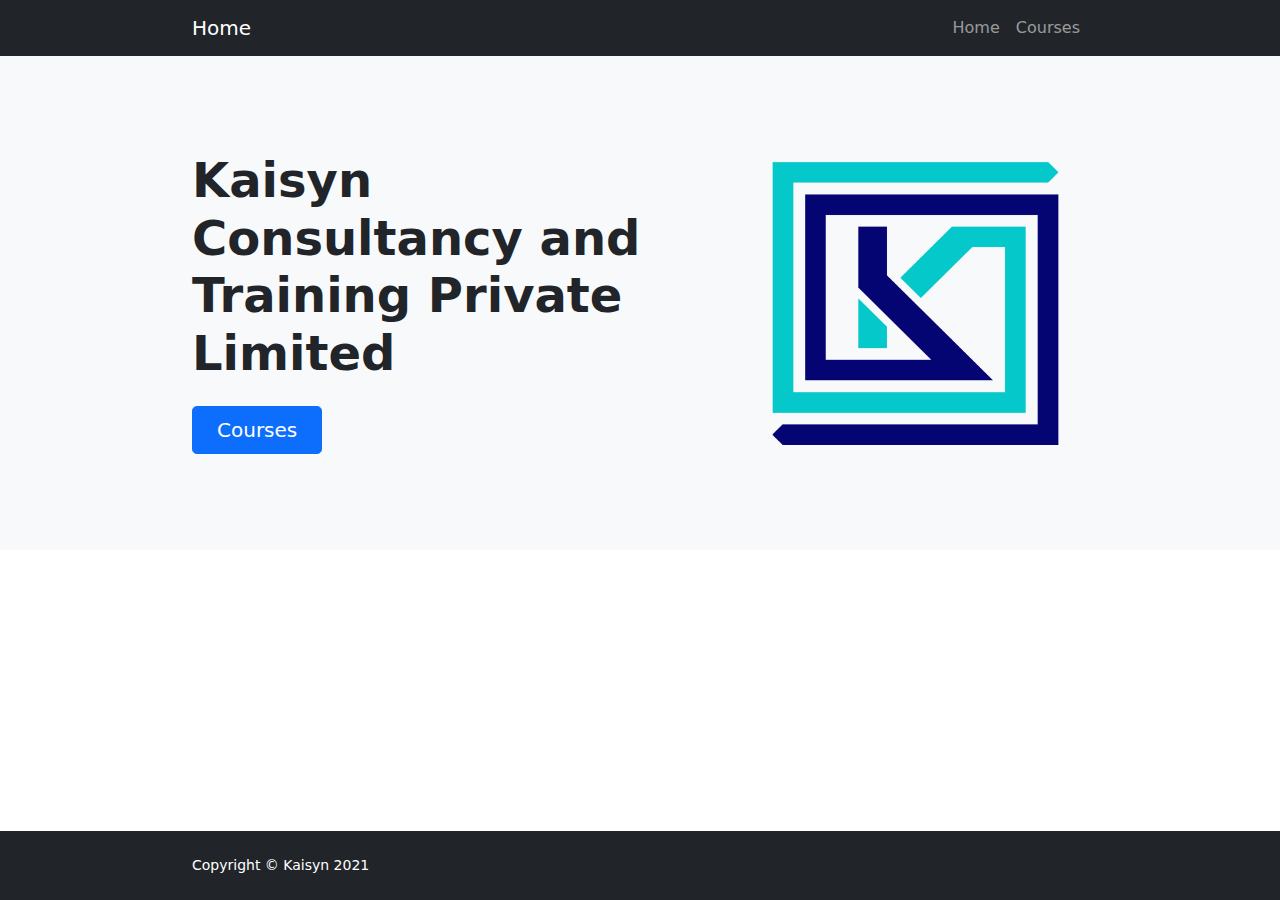
<file: index.html>
<!DOCTYPE html>
<html lang="en">
  <head>
    <meta http-equiv="content-type" content="text/html; charset=utf-8">
    <meta name="viewport" content="width=device-width, initial-scale=1, shrink-to-fit=no">
    <meta name="description" content="">
    <meta name="author" content="">
    <title>Kaisyn Consultancy and Training Pvt Limited</title>
    <!-- Favicon-->
    <link rel="icon" type="image/x-icon" href="assets/favicon.ico">
    <!-- Bootstrap icons-->
    <link href="https://cdn.jsdelivr.net/npm/bootstrap-icons@1.5.0/font/bootstrap-icons.css"
      rel="stylesheet">
    <!-- Core theme CSS (includes Bootstrap)-->
    <link href="css/styles.css" rel="stylesheet">
  </head>
  <body class="d-flex flex-column h-100">
    <main class="flex-shrink-0">
      <!-- Navigation-->
      <nav class="navbar navbar-expand-lg navbar-dark bg-dark">
        <div class="container px-5"> <a class="navbar-brand" href="index.html">Home</a>
          <button class="navbar-toggler" type="button" data-bs-toggle="collapse"
            data-bs-target="#navbarSupportedContent" aria-controls="navbarSupportedContent"
            aria-expanded="false" aria-label="Toggle navigation"><span class="navbar-toggler-icon"></span></button>
          <div class="collapse navbar-collapse" id="navbarSupportedContent">
            <ul class="navbar-nav ms-auto mb-2 mb-lg-0">
              <li class="nav-item"><a class="nav-link" href="index.html">Home</a></li>
              <li class="nav-item"><a class="nav-link" href="courses.html">Courses</a></li>

            </ul>
          </div>
        </div>
      </nav>
      <!-- Header-->
      <header class="bg-light py-5">
        <div class="container px-5">
          <div class="row gx-5 align-items-center justify-content-center">
            <div class="col-lg-8 col-xl-7 col-xxl-6">
              <div class="my-5 text-center text-xl-start">
                <h1 class="display-5 fw-bolder text-black mb-2">Kaisyn
                  Consultancy and Training Private Limited</h1>
                <p class="lead fw-normal text-black-50 mb-4"> </p>
                <div class="d-grid gap-3 d-sm-flex justify-content-sm-center justify-content-xl-start">
                  <a class="btn btn-primary btn-lg px-4 me-sm-3" href="courses.html">Courses</a> </div>
              </div>
            </div>
            <div class="col-xl-5 col-xxl-6 d-none d-xl-block text-center"><img class="img-fluid rounded-3 my-5"
                src="assets/Kaisyn%20logo_20210325_HR.png" alt="Kaisyn Logo" style="width: 291px; height: 286px;"></div>
          </div>
        </div>
      </header>
      <!-- Features section-->
      <!-- <section class="py-5" id="features">
        <div class="container px-5 my-5">
          <div class="row gx-5">
            <div class="col-lg-4 mb-5 mb-lg-0">
              <h2 class="fw-bolder mb-0">Check out our offerings</h2>
            </div>
            <div class="col-lg-8">
              <div class="row gx-5 row-cols-1 row-cols-md-2">
                <div class="col mb-5 h-100">
                  <div class="feature bg-primary bg-gradient text-white rounded-3 mb-3"><i
                      class="bi bi-collection"></i></div>
                  <h2 class="h5">Featured title</h2>
                  <p class="mb-0">Paragraph of text beneath the heading to
                    explain the heading. Here is just a bit more text.</p>
                </div>
                <div class="col mb-5 h-100">
                  <div class="feature bg-primary bg-gradient text-white rounded-3 mb-3"><i
                      class="bi bi-building"></i></div>
                  <h2 class="h5">Featured title</h2>
                  <p class="mb-0">Paragraph of text beneath the heading to
                    explain the heading. Here is just a bit more text.</p>
                </div>
                <div class="col mb-5 mb-md-0 h-100">
                  <div class="feature bg-primary bg-gradient text-white rounded-3 mb-3"><i
                      class="bi bi-toggles2"></i></div>
                  <h2 class="h5">Featured title</h2>
                  <p class="mb-0">Paragraph of text beneath the heading to
                    explain the heading. Here is just a bit more text.</p>
                </div>
                <div class="col h-100">
                  <div class="feature bg-primary bg-gradient text-white rounded-3 mb-3"><i
                      class="bi bi-toggles2"></i></div>
                  <h2 class="h5">Featured title</h2>
                  <p class="mb-0">Paragraph of text beneath the heading to
                    explain the heading. Here is just a bit more text.</p>
                </div>
              </div>
            </div>
          </div>
        </div>
      </section> -->
      
      
    </main>
    <!-- Footer-->
    <footer class="bg-dark py-4 mt-auto">
      <div class="container px-5">
        <div class="row align-items-center justify-content-between flex-column flex-sm-row">
          <div class="col-auto">
            <div class="small m-0 text-white">Copyright © Kaisyn 2021</div>
          </div>
          <div class="col-auto"> <!-- <a class="link-light small" href="#%21">Privacy</a>
            <span class="text-white mx-1">·</span> <a class="link-light small"
              href="#%21">Terms</a> <span class="text-white mx-1">·</span> <a
              class="link-light small" href="#%21">Contact</a> --> </div>
        </div>
      </div>
    </footer>
    <!-- Bootstrap core JS-->
    <script src="https://cdn.jsdelivr.net/npm/bootstrap@5.0.2/dist/js/bootstrap.bundle.min.js"></script>
    <!-- Core theme JS-->
    <script src="js/scripts.js"></script>
  </body>
</html>
</file>
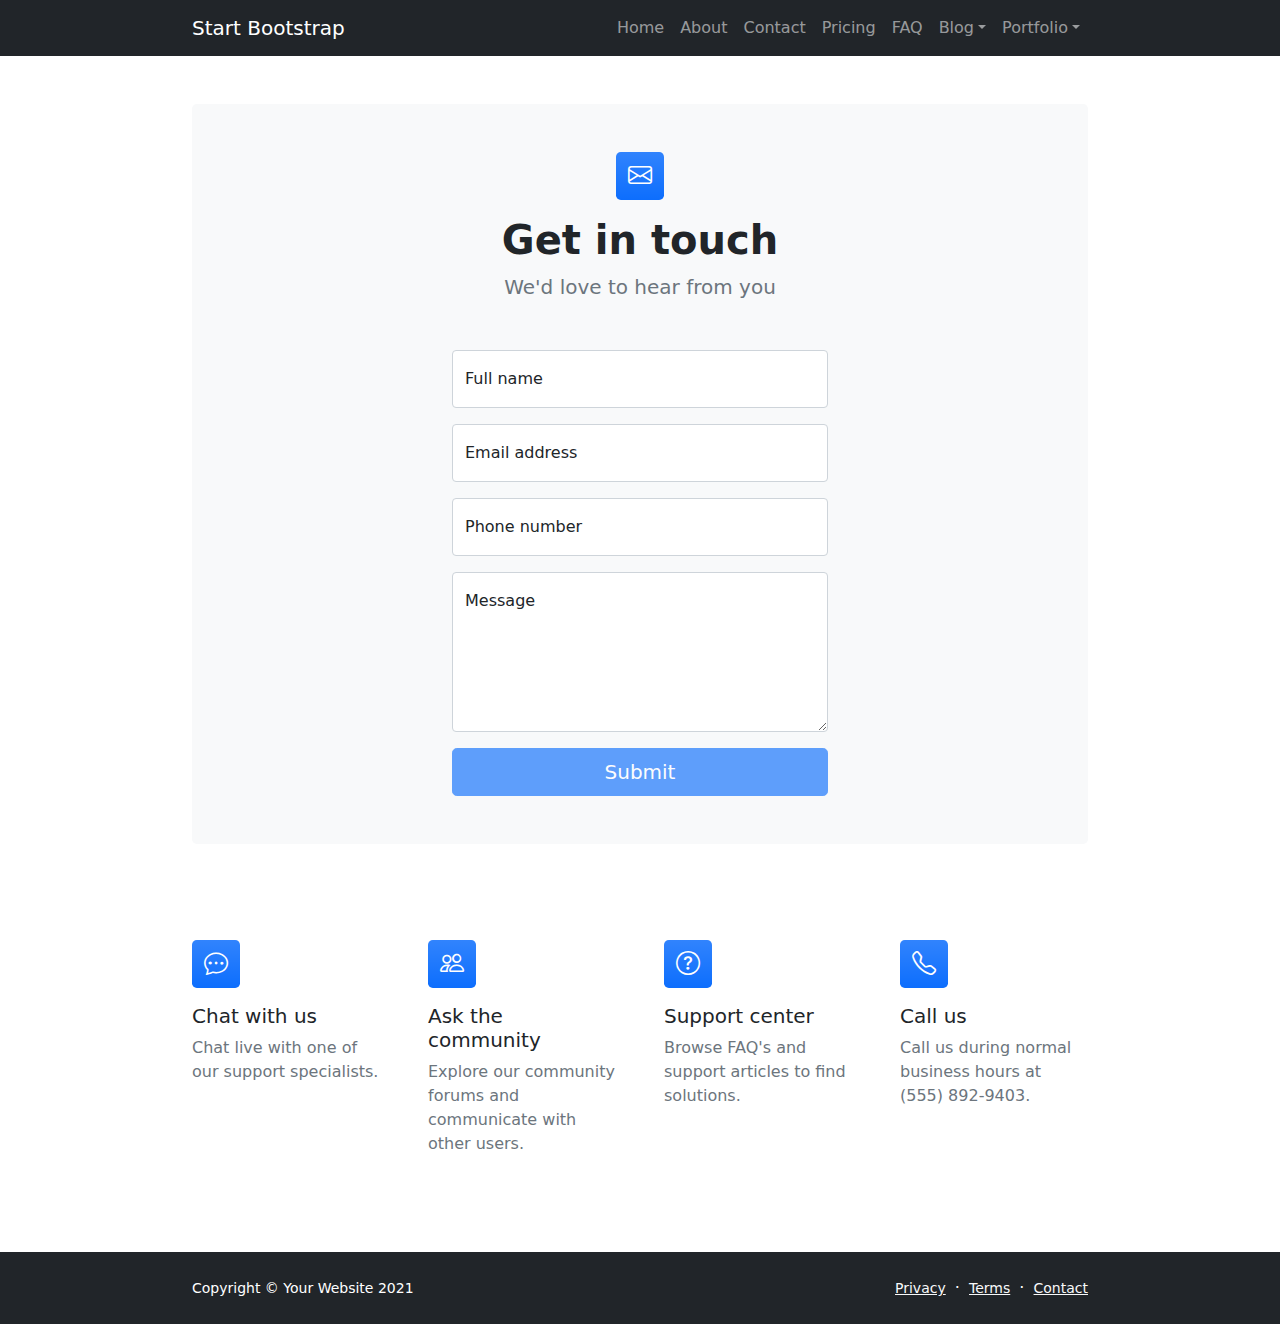
<file: contact.html>
<!DOCTYPE html>
<html lang="en">
    <head>
        <meta charset="utf-8" />
        <meta name="viewport" content="width=device-width, initial-scale=1, shrink-to-fit=no" />
        <meta name="description" content />
        <meta name="author" content />
        <title>Modern Business - Start Bootstrap Template</title>
        <!-- Favicon-->
        <link rel="icon" type="image/x-icon" href="assets/favicon.ico" />
        <!-- Bootstrap icons-->
        <link href="https://cdn.jsdelivr.net/npm/bootstrap-icons@1.5.0/font/bootstrap-icons.css" rel="stylesheet" />
        <!-- Core theme CSS (includes Bootstrap)-->
        <link href="css/styles.css" rel="stylesheet" />
    </head>
    <body class="d-flex flex-column">
        <main class="flex-shrink-0">
            <!-- Navigation-->
            <nav class="navbar navbar-expand-lg navbar-dark bg-dark">
                <div class="container px-5">
                    <a class="navbar-brand" href="index.html">Start Bootstrap</a>
                    <button class="navbar-toggler" type="button" data-bs-toggle="collapse" data-bs-target="#navbarSupportedContent" aria-controls="navbarSupportedContent" aria-expanded="false" aria-label="Toggle navigation"><span class="navbar-toggler-icon"></span></button>
                    <div class="collapse navbar-collapse" id="navbarSupportedContent">
                        <ul class="navbar-nav ms-auto mb-2 mb-lg-0">
                            <li class="nav-item"><a class="nav-link" href="index.html">Home</a></li>
                            <li class="nav-item"><a class="nav-link" href="about.html">About</a></li>
                            <li class="nav-item"><a class="nav-link" href="contact.html">Contact</a></li>
                            <li class="nav-item"><a class="nav-link" href="pricing.html">Pricing</a></li>
                            <li class="nav-item"><a class="nav-link" href="faq.html">FAQ</a></li>
                            <li class="nav-item dropdown">
                                <a class="nav-link dropdown-toggle" id="navbarDropdownBlog" href="#" role="button" data-bs-toggle="dropdown" aria-expanded="false">Blog</a>
                                <ul class="dropdown-menu dropdown-menu-end" aria-labelledby="navbarDropdownBlog">
                                    <li><a class="dropdown-item" href="blog-home.html">Blog Home</a></li>
                                    <li><a class="dropdown-item" href="blog-post.html">Blog Post</a></li>
                                </ul>
                            </li>
                            <li class="nav-item dropdown">
                                <a class="nav-link dropdown-toggle" id="navbarDropdownPortfolio" href="#" role="button" data-bs-toggle="dropdown" aria-expanded="false">Portfolio</a>
                                <ul class="dropdown-menu dropdown-menu-end" aria-labelledby="navbarDropdownPortfolio">
                                    <li><a class="dropdown-item" href="portfolio-overview.html">Portfolio Overview</a></li>
                                    <li><a class="dropdown-item" href="portfolio-item.html">Portfolio Item</a></li>
                                </ul>
                            </li>
                        </ul>
                    </div>
                </div>
            </nav>
            <!-- Page content-->
            <section class="py-5">
                <div class="container px-5">
                    <!-- Contact form-->
                    <div class="bg-light rounded-3 py-5 px-4 px-md-5 mb-5">
                        <div class="text-center mb-5">
                            <div class="feature bg-primary bg-gradient text-white rounded-3 mb-3"><i class="bi bi-envelope"></i></div>
                            <h1 class="fw-bolder">Get in touch</h1>
                            <p class="lead fw-normal text-muted mb-0">We'd love to hear from you</p>
                        </div>
                        <div class="row gx-5 justify-content-center">
                            <div class="col-lg-8 col-xl-6">
                                <!-- * * * * * * * * * * * * * * *-->
                                <!-- * * SB Forms Contact Form * *-->
                                <!-- * * * * * * * * * * * * * * *-->
                                <!-- This form is pre-integrated with SB Forms.-->
                                <!-- To make this form functional, sign up at-->
                                <!-- https://startbootstrap.com/solution/contact-forms-->
                                <!-- to get an API token!-->
                                <form id="contactForm" data-sb-form-api-token="API_TOKEN">
                                    <!-- Name input-->
                                    <div class="form-floating mb-3">
                                        <input class="form-control" id="name" type="text" placeholder="Enter your name..." data-sb-validations="required" />
                                        <label for="name">Full name</label>
                                        <div class="invalid-feedback" data-sb-feedback="name:required">A name is required.</div>
                                    </div>
                                    <!-- Email address input-->
                                    <div class="form-floating mb-3">
                                        <input class="form-control" id="email" type="email" placeholder="name@example.com" data-sb-validations="required,email" />
                                        <label for="email">Email address</label>
                                        <div class="invalid-feedback" data-sb-feedback="email:required">An email is required.</div>
                                        <div class="invalid-feedback" data-sb-feedback="email:email">Email is not valid.</div>
                                    </div>
                                    <!-- Phone number input-->
                                    <div class="form-floating mb-3">
                                        <input class="form-control" id="phone" type="tel" placeholder="(123) 456-7890" data-sb-validations="required" />
                                        <label for="phone">Phone number</label>
                                        <div class="invalid-feedback" data-sb-feedback="phone:required">A phone number is required.</div>
                                    </div>
                                    <!-- Message input-->
                                    <div class="form-floating mb-3">
                                        <textarea class="form-control" id="message" type="text" placeholder="Enter your message here..." style="height: 10rem" data-sb-validations="required"></textarea>
                                        <label for="message">Message</label>
                                        <div class="invalid-feedback" data-sb-feedback="message:required">A message is required.</div>
                                    </div>
                                    <!-- Submit success message-->
                                    <!---->
                                    <!-- This is what your users will see when the form-->
                                    <!-- has successfully submitted-->
                                    <div class="d-none" id="submitSuccessMessage">
                                        <div class="text-center mb-3">
                                            <div class="fw-bolder">Form submission successful!</div>
                                            To activate this form, sign up at
                                            <br />
                                            <a href="https://startbootstrap.com/solution/contact-forms">https://startbootstrap.com/solution/contact-forms</a>
                                        </div>
                                    </div>
                                    <!-- Submit error message-->
                                    <!---->
                                    <!-- This is what your users will see when there is-->
                                    <!-- an error submitting the form-->
                                    <div class="d-none" id="submitErrorMessage"><div class="text-center text-danger mb-3">Error sending message!</div></div>
                                    <!-- Submit Button-->
                                    <div class="d-grid"><button class="btn btn-primary btn-lg disabled" id="submitButton" type="submit">Submit</button></div>
                                </form>
                            </div>
                        </div>
                    </div>
                    <!-- Contact cards-->
                    <div class="row gx-5 row-cols-2 row-cols-lg-4 py-5">
                        <div class="col">
                            <div class="feature bg-primary bg-gradient text-white rounded-3 mb-3"><i class="bi bi-chat-dots"></i></div>
                            <div class="h5 mb-2">Chat with us</div>
                            <p class="text-muted mb-0">Chat live with one of our support specialists.</p>
                        </div>
                        <div class="col">
                            <div class="feature bg-primary bg-gradient text-white rounded-3 mb-3"><i class="bi bi-people"></i></div>
                            <div class="h5">Ask the community</div>
                            <p class="text-muted mb-0">Explore our community forums and communicate with other users.</p>
                        </div>
                        <div class="col">
                            <div class="feature bg-primary bg-gradient text-white rounded-3 mb-3"><i class="bi bi-question-circle"></i></div>
                            <div class="h5">Support center</div>
                            <p class="text-muted mb-0">Browse FAQ's and support articles to find solutions.</p>
                        </div>
                        <div class="col">
                            <div class="feature bg-primary bg-gradient text-white rounded-3 mb-3"><i class="bi bi-telephone"></i></div>
                            <div class="h5">Call us</div>
                            <p class="text-muted mb-0">Call us during normal business hours at (555) 892-9403.</p>
                        </div>
                    </div>
                </div>
            </section>
        </main>
        <!-- Footer-->
        <footer class="bg-dark py-4 mt-auto">
            <div class="container px-5">
                <div class="row align-items-center justify-content-between flex-column flex-sm-row">
                    <div class="col-auto"><div class="small m-0 text-white">Copyright &copy; Your Website 2021</div></div>
                    <div class="col-auto">
                        <a class="link-light small" href="#!">Privacy</a>
                        <span class="text-white mx-1">&middot;</span>
                        <a class="link-light small" href="#!">Terms</a>
                        <span class="text-white mx-1">&middot;</span>
                        <a class="link-light small" href="#!">Contact</a>
                    </div>
                </div>
            </div>
        </footer>
        <!-- Bootstrap core JS-->
        <script src="https://cdn.jsdelivr.net/npm/bootstrap@5.0.2/dist/js/bootstrap.bundle.min.js"></script>
        <!-- Core theme JS-->
        <script src="js/scripts.js"></script>
        <!-- * * * * * * * * * * * * * * * * * * * * * * * * * * * * * * * * * * * * * * * *-->
        <!-- * *                               SB Forms JS                               * *-->
        <!-- * * Activate your form at https://startbootstrap.com/solution/contact-forms * *-->
        <!-- * * * * * * * * * * * * * * * * * * * * * * * * * * * * * * * * * * * * * * * *-->
        <script src="https://cdn.startbootstrap.com/sb-forms-latest.js"></script>
    </body>
</html>
</file>
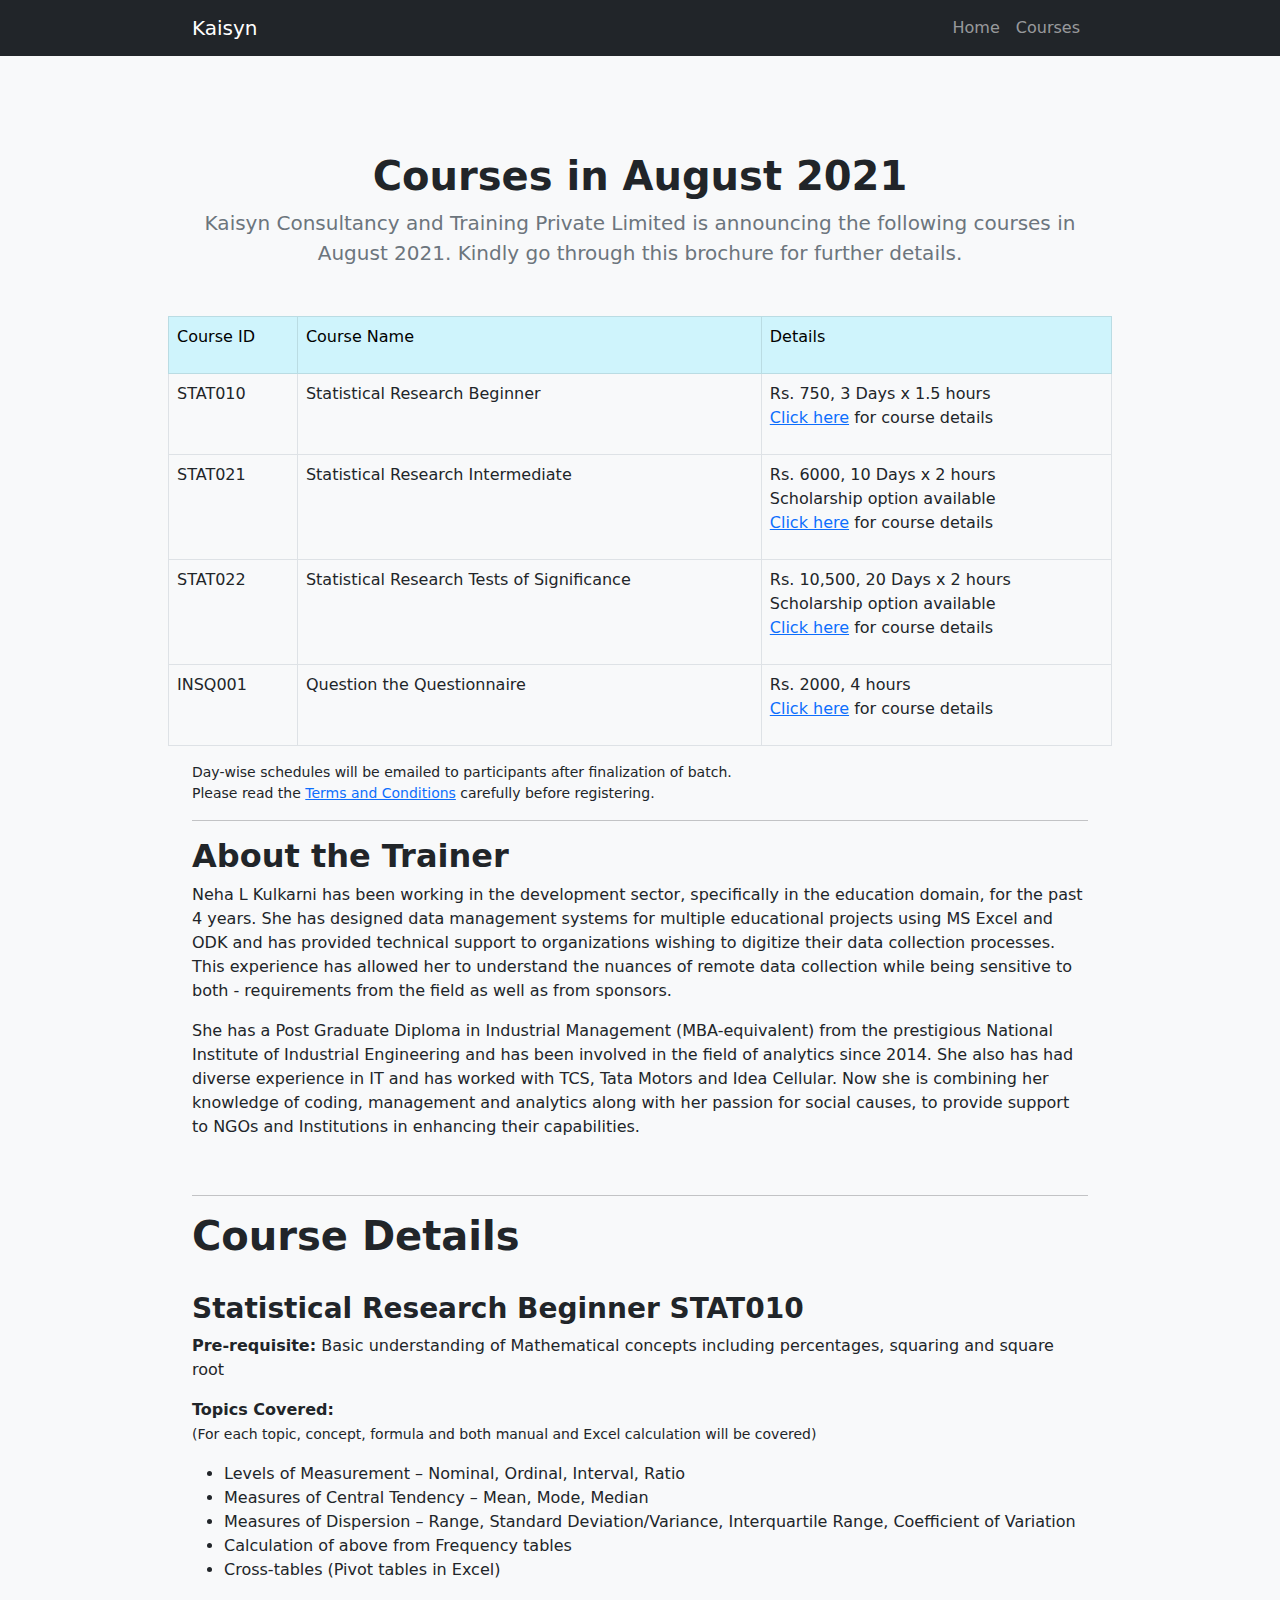
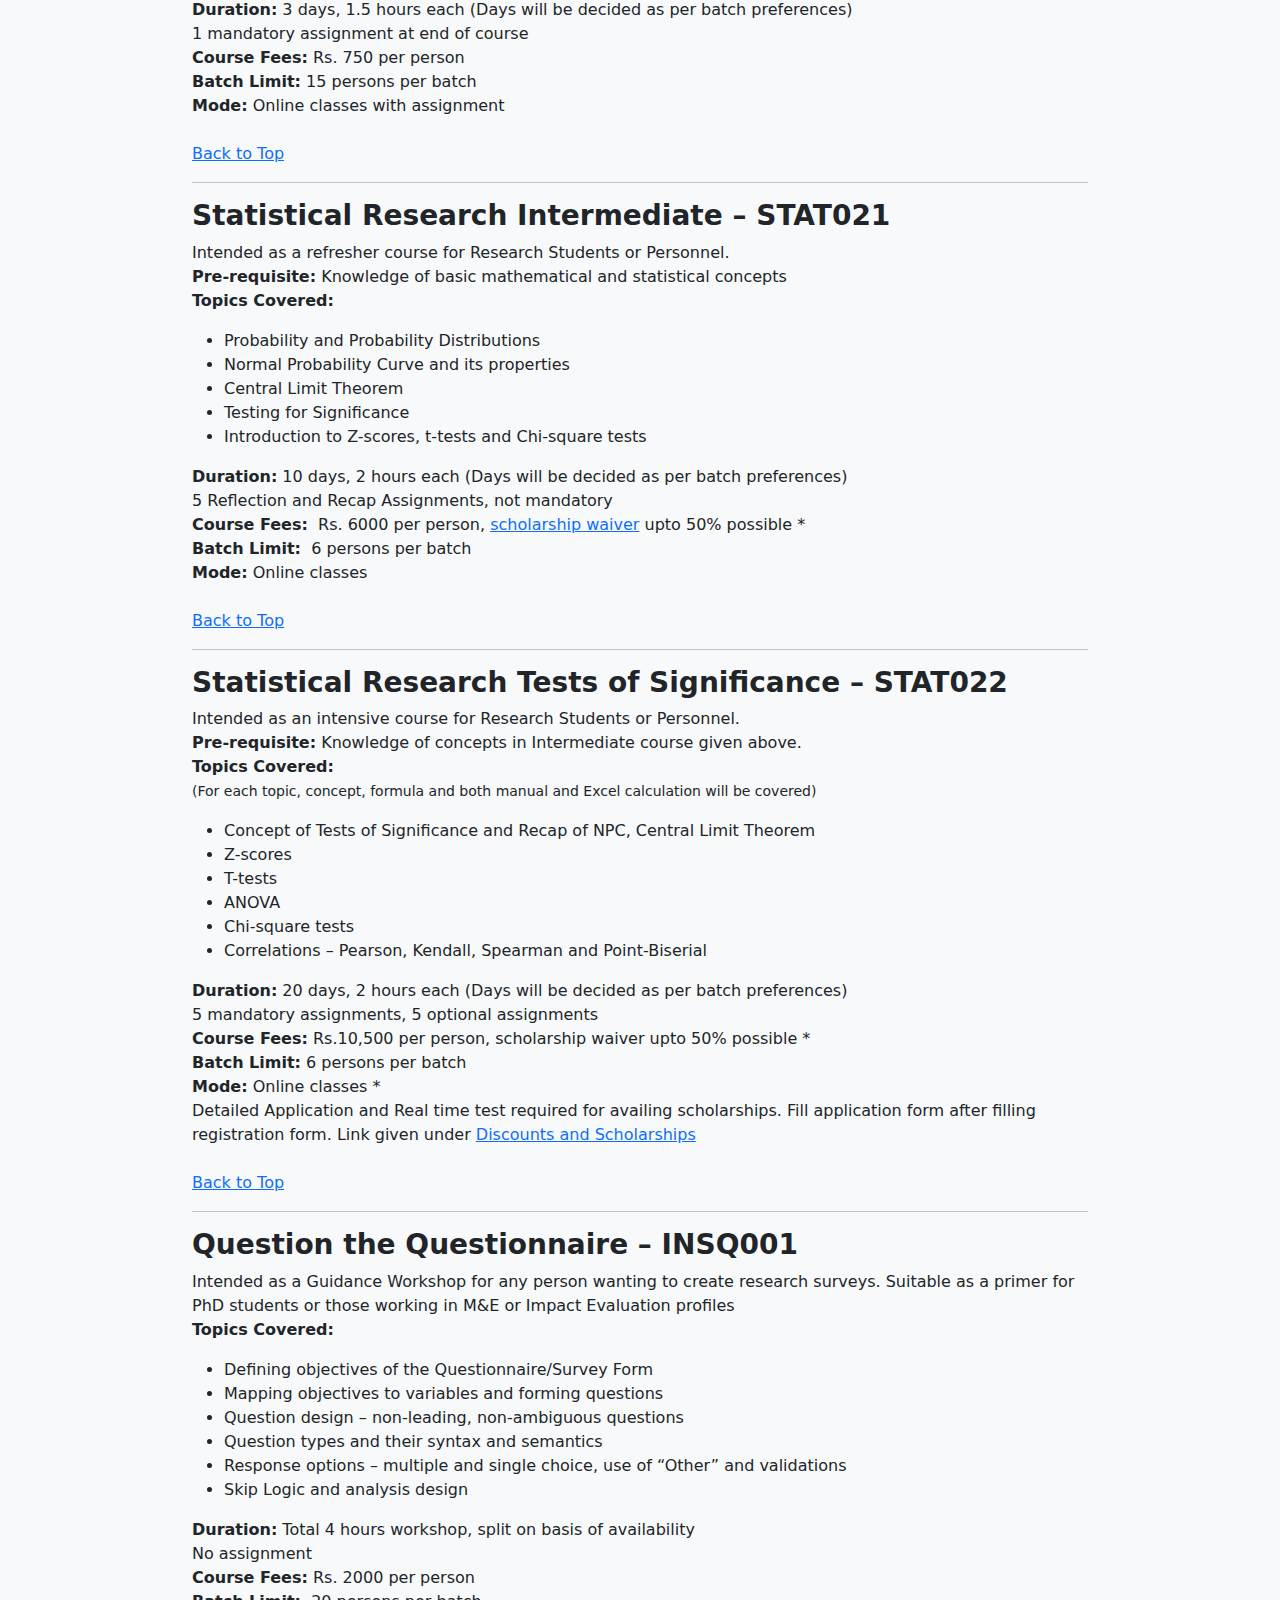
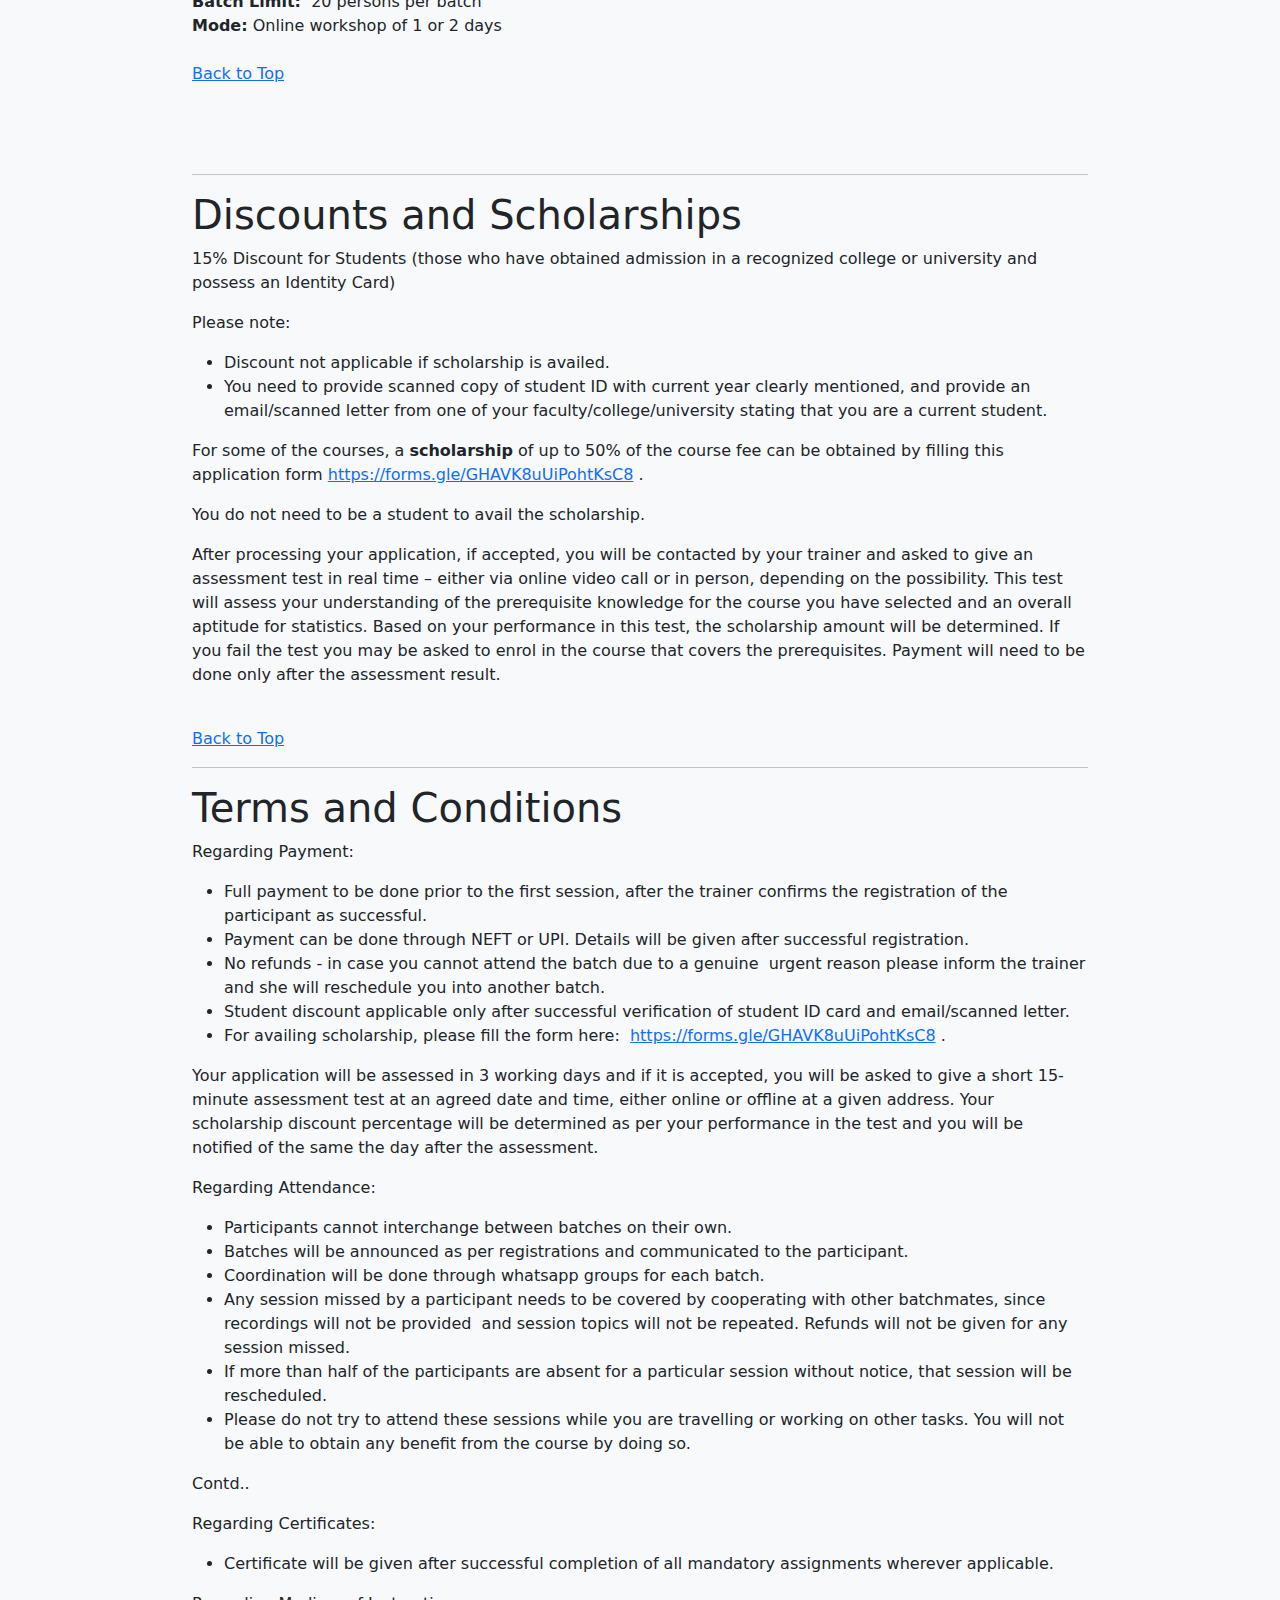
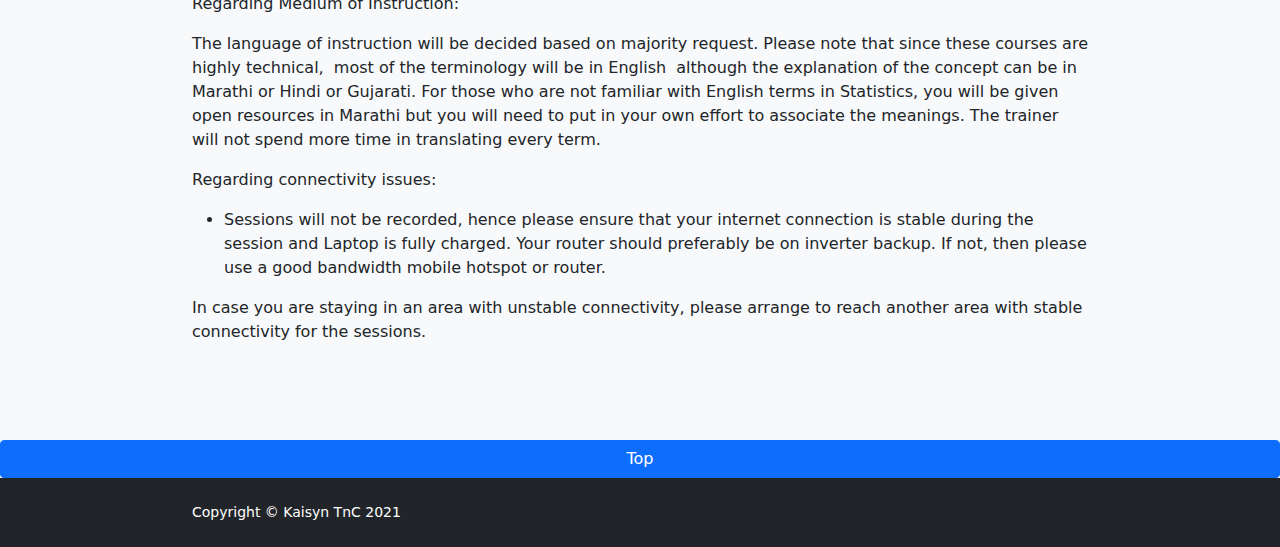
<file: courses.html>
<!DOCTYPE html>
<html lang="en">
  <head>
    <meta http-equiv="content-type" content="text/html; charset=utf-8">
    <meta name="viewport" content="width=device-width, initial-scale=1, shrink-to-fit=no">
    <meta name="description" content="">
    <meta name="author" content="">
    <title>Kaisyn | Courses</title>
    <!-- Favicon-->
    <link rel="icon" type="image/x-icon" href="assets/favicon.ico">
    <!-- Bootstrap icons-->
    <link href="https://cdn.jsdelivr.net/npm/bootstrap-icons@1.5.0/font/bootstrap-icons.css"
      rel="stylesheet">
    <!-- Core theme CSS (includes Bootstrap)-->
    <link href="css/styles.css" rel="stylesheet">
  </head>
  <body class="d-flex flex-column">

    <main class="flex-shrink-0">
      <!-- Navigation-->
      <nav class="navbar navbar-expand-lg navbar-dark bg-dark">
        <div class="container px-5"> <a class="navbar-brand" href="index.html">Kaisyn</a>
          <button class="navbar-toggler" type="button" data-bs-toggle="collapse"
            data-bs-target="#navbarSupportedContent" aria-controls="navbarSupportedContent"
            aria-expanded="false" aria-label="Toggle navigation"><span class="navbar-toggler-icon"></button>
          <div class="collapse navbar-collapse" id="navbarSupportedContent">
            <ul class="navbar-nav ms-auto mb-2 mb-lg-0">
              <li class="nav-item"><a class="nav-link" href="index.html">Home</a></li>
              <li class="nav-item"><a class="nav-link" href="courses.html">Courses</a></li>
            </ul>
          </div>
        </div>
      </nav>
      <!-- Pricing section-->
      <section class="bg-light py-5">
        <div class="container px-5 my-5">
          <div class="text-center mb-5">
            <a name="top" id="top"></a>
            <h1 class="fw-bolder">Courses in August 2021</h1>
            <p class="lead fw-normal text-muted mb-0">Kaisyn Consultancy and
              Training Private Limited is announcing the following courses in
              August 2021. Kindly go through this brochure for further details.</p>
          </div>
          <div class="row gx-5 justify-content-center">
            <table class="table table-hover table-bordered">
              <thead class="table-info coursetable">
                <tr>
                  <td>
                    <p>Course ID</p>
                  </td>
                  <td>
                    <p>Course Name</p>
                  </td>
                  <td>
                    <p>Details</p>
                  </td>
                </tr>
              </thead>
              <tbody>
                <tr>
                  <td>
                    <p>STAT010</p>
                  </td>
                  <td>
                    <p>Statistical Research Beginner</p>
                  </td>
                  <td>
                    <p>Rs. 750, 3 Days x 1.5 hours <br>
                      <a href="#STAT010">Click here</a>&nbsp;for course details
                    </p>
                  </td>
                </tr>
                <tr>
                  <td>
                    <p>STAT021</p>
                  </td>
                  <td>
                    <p>Statistical Research Intermediate</p>
                  </td>
                  <td>
                    <p>Rs. 6000, 10 Days x 2 hours<br>
                      Scholarship option available<br>
                      <a href="#STAT021">Click here</a>&nbsp;for course details
                    </p>
                  </td>
                </tr>
                <tr>
                  <td>
                    <p>STAT022</p>
                  </td>
                  <td>
                    <p>Statistical Research Tests of Significance</p>
                  </td>
                  <td>
                    <p>Rs. 10,500, 20 Days x 2 hours<br>
                      Scholarship option available<br>
                      <a href="#STAT022">Click here</a>&nbsp;for course details
                    </p>
                  </td>
                </tr>
                <tr>
                  <td>
                    <p>INSQ001</p>
                  </td>
                  <td>
                    <p>Question the Questionnaire</p>
                  </td>
                  <td>
                    <p>Rs. 2000, 4 hours<br>
                      <a href="#INSQ001">Click here</a>&nbsp;for course details
                    </p>
                  </td>
                </tr>
              </tbody>
            </table>
            <small>Day-wise schedules will be emailed to participants after
              finalization of batch. <br>
              Please read the <a href="#TnC">Terms and Conditions</a> carefully before registering.
            </small> </div>
          <hr>
          <a name="Trainer" id="Trainer"></a>
          <h2 class="fw-bolder">About the Trainer</h2>
          <p>Neha L Kulkarni has been working in the development sector,
            specifically in the education domain, for the past 4 years. She has
            designed data management systems for multiple educational projects
            using MS Excel and ODK and has provided technical support to
            organizations wishing to digitize their data collection processes.
            This experience has allowed her to understand the nuances of remote
            data collection while being sensitive to both - requirements from
            the field as well as from sponsors. </p>
          <p>She has a Post Graduate Diploma in Industrial Management
            (MBA-equivalent) from the prestigious National Institute of
            Industrial Engineering and has been involved in the field of
            analytics since 2014. She also has had diverse experience in IT and
            has worked with TCS, Tata Motors and Idea Cellular. Now she is
            combining her knowledge of coding, management and analytics along
            with her passion for social causes, to provide support to NGOs and
            Institutions in enhancing their capabilities. </p>
          <p><br>
          </p>
          <hr>
          <h1 class="fw-bolder">Course Details</h1>
          <br>
          <a name="STAT010" id="STAT010"></a>
          <h3 class="fw-bolder">Statistical Research Beginner STAT010</h3>
          <p><b>Pre-requisite:</b> Basic understanding of Mathematical concepts
            including percentages, squaring and square root</p>
          <p><b>Topics Covered:</b> <br>
            <small>(For each topic, concept, formula and both manual and Excel
              calculation will be covered)</small> </p>
          <ul>
            <li>Levels of Measurement – Nominal, Ordinal, Interval, Ratio</li>
            <li>Measures of Central Tendency – Mean, Mode, Median </li>
            <li>Measures of Dispersion – Range, Standard Deviation/Variance,
              Interquartile Range, Coefficient of Variation </li>
            <li>Calculation of above from Frequency tables </li>
            <li>Cross-tables (Pivot tables in Excel) </li>
          </ul>
          <strong>Duration:</strong> 3 days, 1.5 hours each (Days will be
          decided as per batch preferences) <br>
          1 mandatory assignment at end of course <br>
          <strong>Course Fees:</strong> Rs. 750 per person <br>
          <strong>Batch Limit:</strong> 15 persons per batch <br>
          <strong>Mode:</strong> Online classes with assignment <br>


          <br><a href="#top">Back to Top</a>
          <hr><a name="STAT021" id="STAT021"></a>
          <h3 class="fw-bolder">Statistical Research Intermediate – STAT021</h3>
          <p>Intended as a refresher course for Research Students or Personnel.
            <br>
            <b>Pre-requisite:</b> Knowledge of basic mathematical and
            statistical concepts<br>
            <b>Topics Covered:</b> <br>
          </p>
          <ul>
            <li> Probability and
                Probability Distributions</li>
            <li>Normal Probability
                Curve and its properties</li>
            <li>Central Limit
                Theorem</li>
            <li>Testing for
                Significance</li>
            <li>Introduction to
                Z-scores, t-tests and Chi-square tests</li>
          </ul>
          <strong>Duration:</strong>  10
              days, 2 hours each (Days will be decided as per batch preferences)
             <br>
           5 Reflection and Recap
              Assignments, not mandatory<br>
          <strong>Course Fees:</strong>  &nbsp;Rs.
              6000 per person, <a href="#Scholarships">scholarship waiver</a> upto 50% possible *<br>
          <strong>Batch Limit:</strong>&nbsp; 6 persons per batch<br>
          <strong>Mode:</strong> Online classes<br>


          <br><a href="#top">Back to Top</a>
          <hr><a name="STAT022" id="STAT022"></a>
          <h3 class="fw-bolder">Statistical Research Tests of Significance –
            STAT022</h3>
          <p>Intended as an intensive course
                for Research Students or Personnel.<b><br>
              Pre-requisite:</b> Knowledge of concepts in Intermediate course
            given above.<br>
            <b>Topics Covered:</b> <br>
            <small>(For each topic, concept, formula and both manual and Excel
              calculation will be covered)</small> </p>
          <ul>
            <li>Concept of Tests of
                Significance and Recap of NPC, Central Limit Theorem</li>
            <li>Z-scores</li>
            <li>T-tests</li>
            <li>ANOVA</li>
            <li>Chi-square tests</li>
            <li>Correlations –
                Pearson, Kendall, Spearman and Point-Biserial</li>
          </ul>
          <strong>Duration:</strong> 20 days, 2 hours each (Days will be decided
          as per batch preferences) <br>
          5 mandatory assignments, 5 optional assignments<br>
          <strong>Course Fees:</strong> Rs.10,500 per person, scholarship waiver
          upto 50% possible *<br>
          <strong>Batch Limit:</strong> 6 persons per batch <br>
          <strong>Mode:</strong> Online classes&nbsp;* <br>
          Detailed Application and Real time test required for availing scholarships. Fill application form
          after filling registration form. Link given under <a href="#Scholarships">Discounts and Scholarships</a> <br>
          
          <br><a href="#top">Back to Top</a>
          <hr><a name="INSQ001" id="INSQ001"></a>
          <h3 class="fw-bolder">Question the Questionnaire – INSQ001</h3>
          <p>Intended as a Guidance Workshop for any person wanting to create
            research surveys. Suitable as a primer for PhD students or those
            working in M&amp;E or Impact Evaluation profiles<br>
            <b>Topics Covered:</b> <br>
          </p>
          <ul>
            <li>Defining objectives of the Questionnaire/Survey Form</li>
            <li>Mapping objectives to variables and forming questions</li>
            <li>Question design – non-leading, non-ambiguous questions</li>
            <li>Question types and their syntax and semantics </li>
            <li>Response options – multiple and single choice, use of “Other” and validations</li>
            <li>Skip Logic and analysis design</li>
            <ul>
            </ul>
          </ul>
          <strong>Duration:</strong> Total 4 hours workshop, split on basis of
          availability<br>
          No assignment<br>
          <strong>Course Fees:</strong> Rs. 2000 per person <br>
          <strong>Batch Limit:</strong>&nbsp; 20 persons per batch <br>
          <strong>Mode:</strong> Online workshop of 1 or 2 days <br>
          <br><a href="#top">Back to Top</a>

          <br><br><br><br>
          <hr>
          <a name="Scholarships" id="Scholarships"></a>
          <h1>Discounts and Scholarships</h2>
          <p>15% Discount for Students (those who
              have obtained admission in a recognized college or university and
              possess an Identity Card)</p>
          <p>Please note:</p>
          <ul>
            <li>Discount not
                applicable if scholarship is availed.</li>
            <li class="c8 c12 li-bullet-0">  You need to
                provide scanned copy of student ID with current year clearly
                mentioned, and provide an email/scanned letter from one of your
                faculty/college/university stating that you are a current
                student.  </li>
          </ul>
          <p> For some of the courses, a
              <b>scholarship</b> of up to&nbsp;50%
              of the course fee can be obtained by filling this application form
              <a href="https://www.google.com/url?q=https://forms.gle/GHAVK8uUiPohtKsC8&amp;sa=D&amp;source=editors&amp;ust=1628426330742000&amp;usg=AOvVaw2nYrbz_5AZHkajhayOtlpI">https://forms.gle/GHAVK8uUiPohtKsC8</a>
             .  </p>
          <p>You do not need to be a student to
              avail the scholarship. </p>
          <p>  After processing your application,
              if accepted, you will be contacted by your trainer and asked to
              give an assessment test in real time – either via online video
              call or in person, depending on the possibility. This test will
              assess your understanding of the prerequisite knowledge for the
              course you have selected and an overall aptitude for statistics.
              Based on your performance in this test, the scholarship amount
              will be determined. If you fail the test you may be asked to enrol
              in the course that covers the prerequisites. Payment will need to
              be done only after the assessment result.  </p>
          
          <br><a href="#top">Back to Top</a>



          <br>
          <hr>
          <a name="TnC" id="TnC"></a>
          <h1>Terms and Conditions</h1>
          <p>Regarding Payment:</p>
          <p></p>
          <ul class="c11 lst-kix_list_4-0 start">
            <li>Full payment to be
                done prior to the first session, after the trainer confirms the
                registration of the participant as successful. </li>
            <li>Payment can be done
                through NEFT or UPI. Details will be given after successful
                registration. </li>
            <li> No refunds&nbsp;- in case you cannot attend the batch due
                to a <span class="c36 c37 c2">genuine &nbsp;urgent
                reason please inform the trainer and she will reschedule you
                into another batch. </li>
            <li>Student discount
                applicable only after successful verification of student ID card
                and email/scanned letter. </li>
            <li> For availing
                scholarship, please fill the form here:&nbsp;
               <a href="https://www.google.com/url?q=https://forms.gle/GHAVK8uUiPohtKsC8&amp;sa=D&amp;source=editors&amp;ust=1628426330743000&amp;usg=AOvVaw30POjsDL7tlGgS9Z49KeSL">https://forms.gle/GHAVK8uUiPohtKsC8</a>
               . </li>
          </ul>
          <p class="c13 c41">  Your application will be
              assessed in 3 working days and if it is accepted, you will be
              asked to give a short 15-minute assessment test at an agreed date
              and time, either online or offline at a given address. Your
              scholarship discount percentage will be determined as per your
              performance in the test and you will be notified of the same the
              day after the assessment.  </p>
          <p></p>
          <p>Regarding Attendance: </p>
          <ul class="c11 lst-kix_list_4-0">
            <li>Participants cannot
                interchange between batches on their own. </li>
            <li>Batches will be
                announced as per registrations and communicated to the
                participant.</li>
            <li>Coordination will
                be done through whatsapp groups for each batch.&nbsp;</li>
            <li> Any session
                missed by a participant needs to be covered by cooperating with
                other batchmates, since <span class="c36 c37 c2 c43">recordings
                will not be provided &nbsp;and session
                topics will not be repeated. Refunds will not be given for any
                session missed.&nbsp; </li>
            <li>If more than half
                of the participants are absent for a particular session without
                notice, that session will be rescheduled. </li>
            <li>Please do not try
                to attend these sessions while you are travelling or working on
                other tasks. You will not be able to obtain any benefit from the
                course by doing so.</li>
          </ul>
          <p>Contd..</p>
          <p></p>
          <p></p>
          <p>Regarding Certificates:</p>
          <ul class="c11 lst-kix_list_6-0 start">
            <li>Certificate will be
                given after successful completion of all mandatory assignments
                wherever applicable.</li>
          </ul>
          <p></p>
          <p>Regarding Medium of Instruction:</p>
          <p> The language of instruction will be
              decided based on majority request. Please note that since these
              courses are highly technical, &nbsp;most
              of the terminology will be in English 
              &nbsp;although the explanation of the concept can be in Marathi or
              Hindi or Gujarati. For those who are not familiar with English
              terms in Statistics, you will be given open resources in Marathi
              but you will need to put in your own effort to associate the
              meanings. The trainer will not spend more time in translating
              every term.  </p>
          <p></p>
          <p>Regarding connectivity issues:</p>
          <ul class="c11 lst-kix_list_4-0">
            <li>  Sessions will
                not be recorded, hence please ensure that your internet
                connection is stable during the session and Laptop is fully
                charged. Your router should preferably be on inverter backup. If
                not, then please use a good bandwidth mobile hotspot or router.
               </li>
          </ul>
          <p>In case you are staying in an area with
              unstable connectivity, please arrange to reach another area with
              stable connectivity for the sessions.</p>
        </div>
      </section>
    </main>

    
    <a class="btn btn-primary" href="#top">Top</a>
    <!-- Footer-->
    <footer class="bg-dark py-4 mt-auto">
      <div class="container px-5">
        <div class="row align-items-center justify-content-between flex-column flex-sm-row">
          <div class="col-auto">
            <div class="small m-0 text-white">Copyright © Kaisyn TnC 2021</div>
          </div>
          <div class="col-auto"> <!-- <a class="link-light small" href="#%21">Privacy</a>
            <span class="text-white mx-1">· <a class="link-light small" href="#%21">Terms</a>
              <span class="text-white mx-1">· <a class="link-light small" href="#%21">Contact</a> -->
              </div>
        </div>
      </div>
    </footer>
    <!-- Bootstrap core JS-->
    <script src="https://cdn.jsdelivr.net/npm/bootstrap@5.0.2/dist/js/bootstrap.bundle.min.js"></script>
    <!-- Core theme JS-->
    <script src="js/scripts.js"></script>
  </body>
</html>
</file>
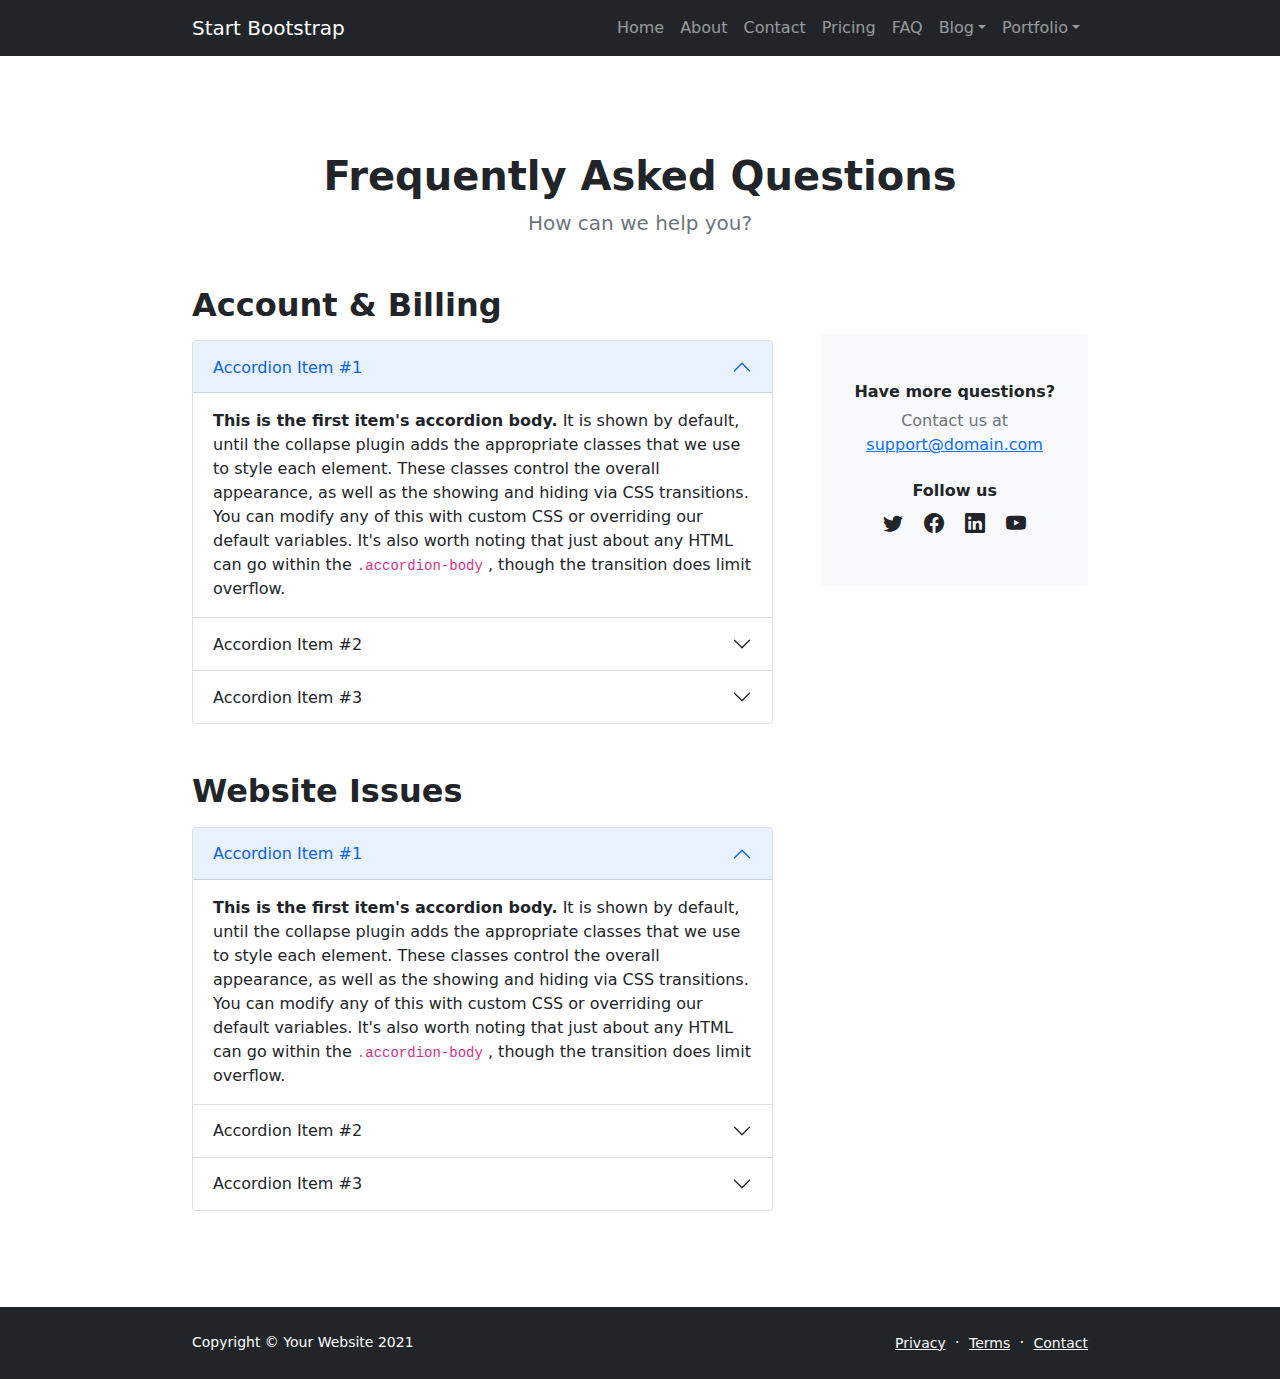
<file: faq.html>
<!DOCTYPE html>
<html lang="en">
    <head>
        <meta charset="utf-8" />
        <meta name="viewport" content="width=device-width, initial-scale=1, shrink-to-fit=no" />
        <meta name="description" content="" />
        <meta name="author" content="" />
        <title>Modern Business - Start Bootstrap Template</title>
        <!-- Favicon-->
        <link rel="icon" type="image/x-icon" href="assets/favicon.ico" />
        <!-- Bootstrap icons-->
        <link href="https://cdn.jsdelivr.net/npm/bootstrap-icons@1.5.0/font/bootstrap-icons.css" rel="stylesheet" />
        <!-- Core theme CSS (includes Bootstrap)-->
        <link href="css/styles.css" rel="stylesheet" />
    </head>
    <body class="d-flex flex-column h-100">
        <main class="flex-shrink-0">
            <!-- Navigation-->
            <nav class="navbar navbar-expand-lg navbar-dark bg-dark">
                <div class="container px-5">
                    <a class="navbar-brand" href="index.html">Start Bootstrap</a>
                    <button class="navbar-toggler" type="button" data-bs-toggle="collapse" data-bs-target="#navbarSupportedContent" aria-controls="navbarSupportedContent" aria-expanded="false" aria-label="Toggle navigation"><span class="navbar-toggler-icon"></span></button>
                    <div class="collapse navbar-collapse" id="navbarSupportedContent">
                        <ul class="navbar-nav ms-auto mb-2 mb-lg-0">
                            <li class="nav-item"><a class="nav-link" href="index.html">Home</a></li>
                            <li class="nav-item"><a class="nav-link" href="about.html">About</a></li>
                            <li class="nav-item"><a class="nav-link" href="contact.html">Contact</a></li>
                            <li class="nav-item"><a class="nav-link" href="pricing.html">Pricing</a></li>
                            <li class="nav-item"><a class="nav-link" href="faq.html">FAQ</a></li>
                            <li class="nav-item dropdown">
                                <a class="nav-link dropdown-toggle" id="navbarDropdownBlog" href="#" role="button" data-bs-toggle="dropdown" aria-expanded="false">Blog</a>
                                <ul class="dropdown-menu dropdown-menu-end" aria-labelledby="navbarDropdownBlog">
                                    <li><a class="dropdown-item" href="blog-home.html">Blog Home</a></li>
                                    <li><a class="dropdown-item" href="blog-post.html">Blog Post</a></li>
                                </ul>
                            </li>
                            <li class="nav-item dropdown">
                                <a class="nav-link dropdown-toggle" id="navbarDropdownPortfolio" href="#" role="button" data-bs-toggle="dropdown" aria-expanded="false">Portfolio</a>
                                <ul class="dropdown-menu dropdown-menu-end" aria-labelledby="navbarDropdownPortfolio">
                                    <li><a class="dropdown-item" href="portfolio-overview.html">Portfolio Overview</a></li>
                                    <li><a class="dropdown-item" href="portfolio-item.html">Portfolio Item</a></li>
                                </ul>
                            </li>
                        </ul>
                    </div>
                </div>
            </nav>
            <!-- Page Content-->
            <section class="py-5">
                <div class="container px-5 my-5">
                    <div class="text-center mb-5">
                        <h1 class="fw-bolder">Frequently Asked Questions</h1>
                        <p class="lead fw-normal text-muted mb-0">How can we help you?</p>
                    </div>
                    <div class="row gx-5">
                        <div class="col-xl-8">
                            <!-- FAQ Accordion 1-->
                            <h2 class="fw-bolder mb-3">Account &amp; Billing</h2>
                            <div class="accordion mb-5" id="accordionExample">
                                <div class="accordion-item">
                                    <h3 class="accordion-header" id="headingOne"><button class="accordion-button" type="button" data-bs-toggle="collapse" data-bs-target="#collapseOne" aria-expanded="true" aria-controls="collapseOne">Accordion Item #1</button></h3>
                                    <div class="accordion-collapse collapse show" id="collapseOne" aria-labelledby="headingOne" data-bs-parent="#accordionExample">
                                        <div class="accordion-body">
                                            <strong>This is the first item's accordion body.</strong>
                                            It is shown by default, until the collapse plugin adds the appropriate classes that we use to style each element. These classes control the overall appearance, as well as the showing and hiding via CSS transitions. You can modify any of this with custom CSS or overriding our default variables. It's also worth noting that just about any HTML can go within the
                                            <code>.accordion-body</code>
                                            , though the transition does limit overflow.
                                        </div>
                                    </div>
                                </div>
                                <div class="accordion-item">
                                    <h3 class="accordion-header" id="headingTwo"><button class="accordion-button collapsed" type="button" data-bs-toggle="collapse" data-bs-target="#collapseTwo" aria-expanded="false" aria-controls="collapseTwo">Accordion Item #2</button></h3>
                                    <div class="accordion-collapse collapse" id="collapseTwo" aria-labelledby="headingTwo" data-bs-parent="#accordionExample">
                                        <div class="accordion-body">
                                            <strong>This is the second item's accordion body.</strong>
                                            It is hidden by default, until the collapse plugin adds the appropriate classes that we use to style each element. These classes control the overall appearance, as well as the showing and hiding via CSS transitions. You can modify any of this with custom CSS or overriding our default variables. It's also worth noting that just about any HTML can go within the
                                            <code>.accordion-body</code>
                                            , though the transition does limit overflow.
                                        </div>
                                    </div>
                                </div>
                                <div class="accordion-item">
                                    <h3 class="accordion-header" id="headingThree"><button class="accordion-button collapsed" type="button" data-bs-toggle="collapse" data-bs-target="#collapseThree" aria-expanded="false" aria-controls="collapseThree">Accordion Item #3</button></h3>
                                    <div class="accordion-collapse collapse" id="collapseThree" aria-labelledby="headingThree" data-bs-parent="#accordionExample">
                                        <div class="accordion-body">
                                            <strong>This is the third item's accordion body.</strong>
                                            It is hidden by default, until the collapse plugin adds the appropriate classes that we use to style each element. These classes control the overall appearance, as well as the showing and hiding via CSS transitions. You can modify any of this with custom CSS or overriding our default variables. It's also worth noting that just about any HTML can go within the
                                            <code>.accordion-body</code>
                                            , though the transition does limit overflow.
                                        </div>
                                    </div>
                                </div>
                            </div>
                            <!-- FAQ Accordion 2-->
                            <h2 class="fw-bolder mb-3">Website Issues</h2>
                            <div class="accordion mb-5 mb-xl-0" id="accordionExample2">
                                <div class="accordion-item">
                                    <h3 class="accordion-header" id="headingOne"><button class="accordion-button" type="button" data-bs-toggle="collapse" data-bs-target="#collapseOne" aria-expanded="true" aria-controls="collapseOne">Accordion Item #1</button></h3>
                                    <div class="accordion-collapse collapse show" id="collapseOne" aria-labelledby="headingOne" data-bs-parent="#accordionExample2">
                                        <div class="accordion-body">
                                            <strong>This is the first item's accordion body.</strong>
                                            It is shown by default, until the collapse plugin adds the appropriate classes that we use to style each element. These classes control the overall appearance, as well as the showing and hiding via CSS transitions. You can modify any of this with custom CSS or overriding our default variables. It's also worth noting that just about any HTML can go within the
                                            <code>.accordion-body</code>
                                            , though the transition does limit overflow.
                                        </div>
                                    </div>
                                </div>
                                <div class="accordion-item">
                                    <h3 class="accordion-header" id="headingTwo"><button class="accordion-button collapsed" type="button" data-bs-toggle="collapse" data-bs-target="#collapseTwo" aria-expanded="false" aria-controls="collapseTwo">Accordion Item #2</button></h3>
                                    <div class="accordion-collapse collapse" id="collapseTwo" aria-labelledby="headingTwo" data-bs-parent="#accordionExample2">
                                        <div class="accordion-body">
                                            <strong>This is the second item's accordion body.</strong>
                                            It is hidden by default, until the collapse plugin adds the appropriate classes that we use to style each element. These classes control the overall appearance, as well as the showing and hiding via CSS transitions. You can modify any of this with custom CSS or overriding our default variables. It's also worth noting that just about any HTML can go within the
                                            <code>.accordion-body</code>
                                            , though the transition does limit overflow.
                                        </div>
                                    </div>
                                </div>
                                <div class="accordion-item">
                                    <h3 class="accordion-header" id="headingThree"><button class="accordion-button collapsed" type="button" data-bs-toggle="collapse" data-bs-target="#collapseThree" aria-expanded="false" aria-controls="collapseThree">Accordion Item #3</button></h3>
                                    <div class="accordion-collapse collapse" id="collapseThree" aria-labelledby="headingThree" data-bs-parent="#accordionExample2">
                                        <div class="accordion-body">
                                            <strong>This is the third item's accordion body.</strong>
                                            It is hidden by default, until the collapse plugin adds the appropriate classes that we use to style each element. These classes control the overall appearance, as well as the showing and hiding via CSS transitions. You can modify any of this with custom CSS or overriding our default variables. It's also worth noting that just about any HTML can go within the
                                            <code>.accordion-body</code>
                                            , though the transition does limit overflow.
                                        </div>
                                    </div>
                                </div>
                            </div>
                        </div>
                        <div class="col-xl-4">
                            <div class="card border-0 bg-light mt-xl-5">
                                <div class="card-body p-4 py-lg-5">
                                    <div class="d-flex align-items-center justify-content-center">
                                        <div class="text-center">
                                            <div class="h6 fw-bolder">Have more questions?</div>
                                            <p class="text-muted mb-4">
                                                Contact us at
                                                <br />
                                                <a href="#!">support@domain.com</a>
                                            </p>
                                            <div class="h6 fw-bolder">Follow us</div>
                                            <a class="fs-5 px-2 link-dark" href="#!"><i class="bi-twitter"></i></a>
                                            <a class="fs-5 px-2 link-dark" href="#!"><i class="bi-facebook"></i></a>
                                            <a class="fs-5 px-2 link-dark" href="#!"><i class="bi-linkedin"></i></a>
                                            <a class="fs-5 px-2 link-dark" href="#!"><i class="bi-youtube"></i></a>
                                        </div>
                                    </div>
                                </div>
                            </div>
                        </div>
                    </div>
                </div>
            </section>
        </main>
        <!-- Footer-->
        <footer class="bg-dark py-4 mt-auto">
            <div class="container px-5">
                <div class="row align-items-center justify-content-between flex-column flex-sm-row">
                    <div class="col-auto"><div class="small m-0 text-white">Copyright &copy; Your Website 2021</div></div>
                    <div class="col-auto">
                        <a class="link-light small" href="#!">Privacy</a>
                        <span class="text-white mx-1">&middot;</span>
                        <a class="link-light small" href="#!">Terms</a>
                        <span class="text-white mx-1">&middot;</span>
                        <a class="link-light small" href="#!">Contact</a>
                    </div>
                </div>
            </div>
        </footer>
        <!-- Bootstrap core JS-->
        <script src="https://cdn.jsdelivr.net/npm/bootstrap@5.0.2/dist/js/bootstrap.bundle.min.js"></script>
        <!-- Core theme JS-->
        <script src="js/scripts.js"></script>
    </body>
</html>
</file>
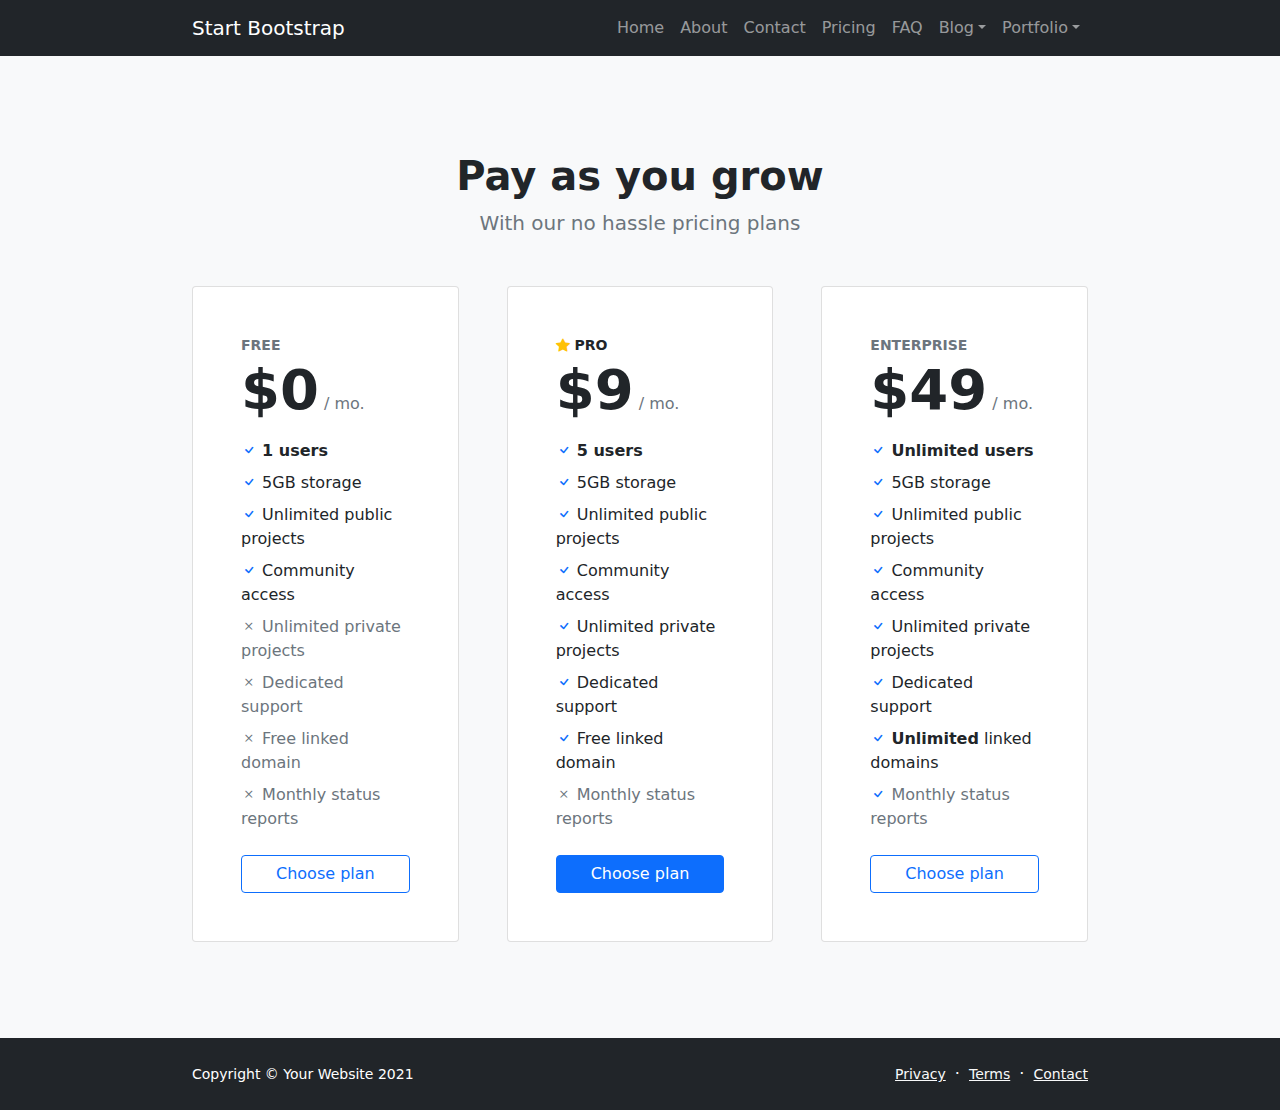
<file: pricing.html>
<!DOCTYPE html>
<html lang="en">
    <head>
        <meta charset="utf-8" />
        <meta name="viewport" content="width=device-width, initial-scale=1, shrink-to-fit=no" />
        <meta name="description" content="" />
        <meta name="author" content="" />
        <title>Modern Business - Start Bootstrap Template</title>
        <!-- Favicon-->
        <link rel="icon" type="image/x-icon" href="assets/favicon.ico" />
        <!-- Bootstrap icons-->
        <link href="https://cdn.jsdelivr.net/npm/bootstrap-icons@1.5.0/font/bootstrap-icons.css" rel="stylesheet" />
        <!-- Core theme CSS (includes Bootstrap)-->
        <link href="css/styles.css" rel="stylesheet" />
    </head>
    <body class="d-flex flex-column">
        <main class="flex-shrink-0">
            <!-- Navigation-->
            <nav class="navbar navbar-expand-lg navbar-dark bg-dark">
                <div class="container px-5">
                    <a class="navbar-brand" href="index.html">Start Bootstrap</a>
                    <button class="navbar-toggler" type="button" data-bs-toggle="collapse" data-bs-target="#navbarSupportedContent" aria-controls="navbarSupportedContent" aria-expanded="false" aria-label="Toggle navigation"><span class="navbar-toggler-icon"></span></button>
                    <div class="collapse navbar-collapse" id="navbarSupportedContent">
                        <ul class="navbar-nav ms-auto mb-2 mb-lg-0">
                            <li class="nav-item"><a class="nav-link" href="index.html">Home</a></li>
                            <li class="nav-item"><a class="nav-link" href="about.html">About</a></li>
                            <li class="nav-item"><a class="nav-link" href="contact.html">Contact</a></li>
                            <li class="nav-item"><a class="nav-link" href="pricing.html">Pricing</a></li>
                            <li class="nav-item"><a class="nav-link" href="faq.html">FAQ</a></li>
                            <li class="nav-item dropdown">
                                <a class="nav-link dropdown-toggle" id="navbarDropdownBlog" href="#" role="button" data-bs-toggle="dropdown" aria-expanded="false">Blog</a>
                                <ul class="dropdown-menu dropdown-menu-end" aria-labelledby="navbarDropdownBlog">
                                    <li><a class="dropdown-item" href="blog-home.html">Blog Home</a></li>
                                    <li><a class="dropdown-item" href="blog-post.html">Blog Post</a></li>
                                </ul>
                            </li>
                            <li class="nav-item dropdown">
                                <a class="nav-link dropdown-toggle" id="navbarDropdownPortfolio" href="#" role="button" data-bs-toggle="dropdown" aria-expanded="false">Portfolio</a>
                                <ul class="dropdown-menu dropdown-menu-end" aria-labelledby="navbarDropdownPortfolio">
                                    <li><a class="dropdown-item" href="portfolio-overview.html">Portfolio Overview</a></li>
                                    <li><a class="dropdown-item" href="portfolio-item.html">Portfolio Item</a></li>
                                </ul>
                            </li>
                        </ul>
                    </div>
                </div>
            </nav>
            <!-- Pricing section-->
            <section class="bg-light py-5">
                <div class="container px-5 my-5">
                    <div class="text-center mb-5">
                        <h1 class="fw-bolder">Pay as you grow</h1>
                        <p class="lead fw-normal text-muted mb-0">With our no hassle pricing plans</p>
                    </div>
                    <div class="row gx-5 justify-content-center">
                        <!-- Pricing card free-->
                        <div class="col-lg-6 col-xl-4">
                            <div class="card mb-5 mb-xl-0">
                                <div class="card-body p-5">
                                    <div class="small text-uppercase fw-bold text-muted">Free</div>
                                    <div class="mb-3">
                                        <span class="display-4 fw-bold">$0</span>
                                        <span class="text-muted">/ mo.</span>
                                    </div>
                                    <ul class="list-unstyled mb-4">
                                        <li class="mb-2">
                                            <i class="bi bi-check text-primary"></i>
                                            <strong>1 users</strong>
                                        </li>
                                        <li class="mb-2">
                                            <i class="bi bi-check text-primary"></i>
                                            5GB storage
                                        </li>
                                        <li class="mb-2">
                                            <i class="bi bi-check text-primary"></i>
                                            Unlimited public projects
                                        </li>
                                        <li class="mb-2">
                                            <i class="bi bi-check text-primary"></i>
                                            Community access
                                        </li>
                                        <li class="mb-2 text-muted">
                                            <i class="bi bi-x"></i>
                                            Unlimited private projects
                                        </li>
                                        <li class="mb-2 text-muted">
                                            <i class="bi bi-x"></i>
                                            Dedicated support
                                        </li>
                                        <li class="mb-2 text-muted">
                                            <i class="bi bi-x"></i>
                                            Free linked domain
                                        </li>
                                        <li class="text-muted">
                                            <i class="bi bi-x"></i>
                                            Monthly status reports
                                        </li>
                                    </ul>
                                    <div class="d-grid"><a class="btn btn-outline-primary" href="#!">Choose plan</a></div>
                                </div>
                            </div>
                        </div>
                        <!-- Pricing card pro-->
                        <div class="col-lg-6 col-xl-4">
                            <div class="card mb-5 mb-xl-0">
                                <div class="card-body p-5">
                                    <div class="small text-uppercase fw-bold">
                                        <i class="bi bi-star-fill text-warning"></i>
                                        Pro
                                    </div>
                                    <div class="mb-3">
                                        <span class="display-4 fw-bold">$9</span>
                                        <span class="text-muted">/ mo.</span>
                                    </div>
                                    <ul class="list-unstyled mb-4">
                                        <li class="mb-2">
                                            <i class="bi bi-check text-primary"></i>
                                            <strong>5 users</strong>
                                        </li>
                                        <li class="mb-2">
                                            <i class="bi bi-check text-primary"></i>
                                            5GB storage
                                        </li>
                                        <li class="mb-2">
                                            <i class="bi bi-check text-primary"></i>
                                            Unlimited public projects
                                        </li>
                                        <li class="mb-2">
                                            <i class="bi bi-check text-primary"></i>
                                            Community access
                                        </li>
                                        <li class="mb-2">
                                            <i class="bi bi-check text-primary"></i>
                                            Unlimited private projects
                                        </li>
                                        <li class="mb-2">
                                            <i class="bi bi-check text-primary"></i>
                                            Dedicated support
                                        </li>
                                        <li class="mb-2">
                                            <i class="bi bi-check text-primary"></i>
                                            Free linked domain
                                        </li>
                                        <li class="text-muted">
                                            <i class="bi bi-x"></i>
                                            Monthly status reports
                                        </li>
                                    </ul>
                                    <div class="d-grid"><a class="btn btn-primary" href="#!">Choose plan</a></div>
                                </div>
                            </div>
                        </div>
                        <!-- Pricing card enterprise-->
                        <div class="col-lg-6 col-xl-4">
                            <div class="card">
                                <div class="card-body p-5">
                                    <div class="small text-uppercase fw-bold text-muted">Enterprise</div>
                                    <div class="mb-3">
                                        <span class="display-4 fw-bold">$49</span>
                                        <span class="text-muted">/ mo.</span>
                                    </div>
                                    <ul class="list-unstyled mb-4">
                                        <li class="mb-2">
                                            <i class="bi bi-check text-primary"></i>
                                            <strong>Unlimited users</strong>
                                        </li>
                                        <li class="mb-2">
                                            <i class="bi bi-check text-primary"></i>
                                            5GB storage
                                        </li>
                                        <li class="mb-2">
                                            <i class="bi bi-check text-primary"></i>
                                            Unlimited public projects
                                        </li>
                                        <li class="mb-2">
                                            <i class="bi bi-check text-primary"></i>
                                            Community access
                                        </li>
                                        <li class="mb-2">
                                            <i class="bi bi-check text-primary"></i>
                                            Unlimited private projects
                                        </li>
                                        <li class="mb-2">
                                            <i class="bi bi-check text-primary"></i>
                                            Dedicated support
                                        </li>
                                        <li class="mb-2">
                                            <i class="bi bi-check text-primary"></i>
                                            <strong>Unlimited</strong>
                                            linked domains
                                        </li>
                                        <li class="text-muted">
                                            <i class="bi bi-check text-primary"></i>
                                            Monthly status reports
                                        </li>
                                    </ul>
                                    <div class="d-grid"><a class="btn btn-outline-primary" href="#!">Choose plan</a></div>
                                </div>
                            </div>
                        </div>
                    </div>
                </div>
            </section>
        </main>
        <!-- Footer-->
        <footer class="bg-dark py-4 mt-auto">
            <div class="container px-5">
                <div class="row align-items-center justify-content-between flex-column flex-sm-row">
                    <div class="col-auto"><div class="small m-0 text-white">Copyright &copy; Your Website 2021</div></div>
                    <div class="col-auto">
                        <a class="link-light small" href="#!">Privacy</a>
                        <span class="text-white mx-1">&middot;</span>
                        <a class="link-light small" href="#!">Terms</a>
                        <span class="text-white mx-1">&middot;</span>
                        <a class="link-light small" href="#!">Contact</a>
                    </div>
                </div>
            </div>
        </footer>
        <!-- Bootstrap core JS-->
        <script src="https://cdn.jsdelivr.net/npm/bootstrap@5.0.2/dist/js/bootstrap.bundle.min.js"></script>
        <!-- Core theme JS-->
        <script src="js/scripts.js"></script>
    </body>
</html>
</file>
